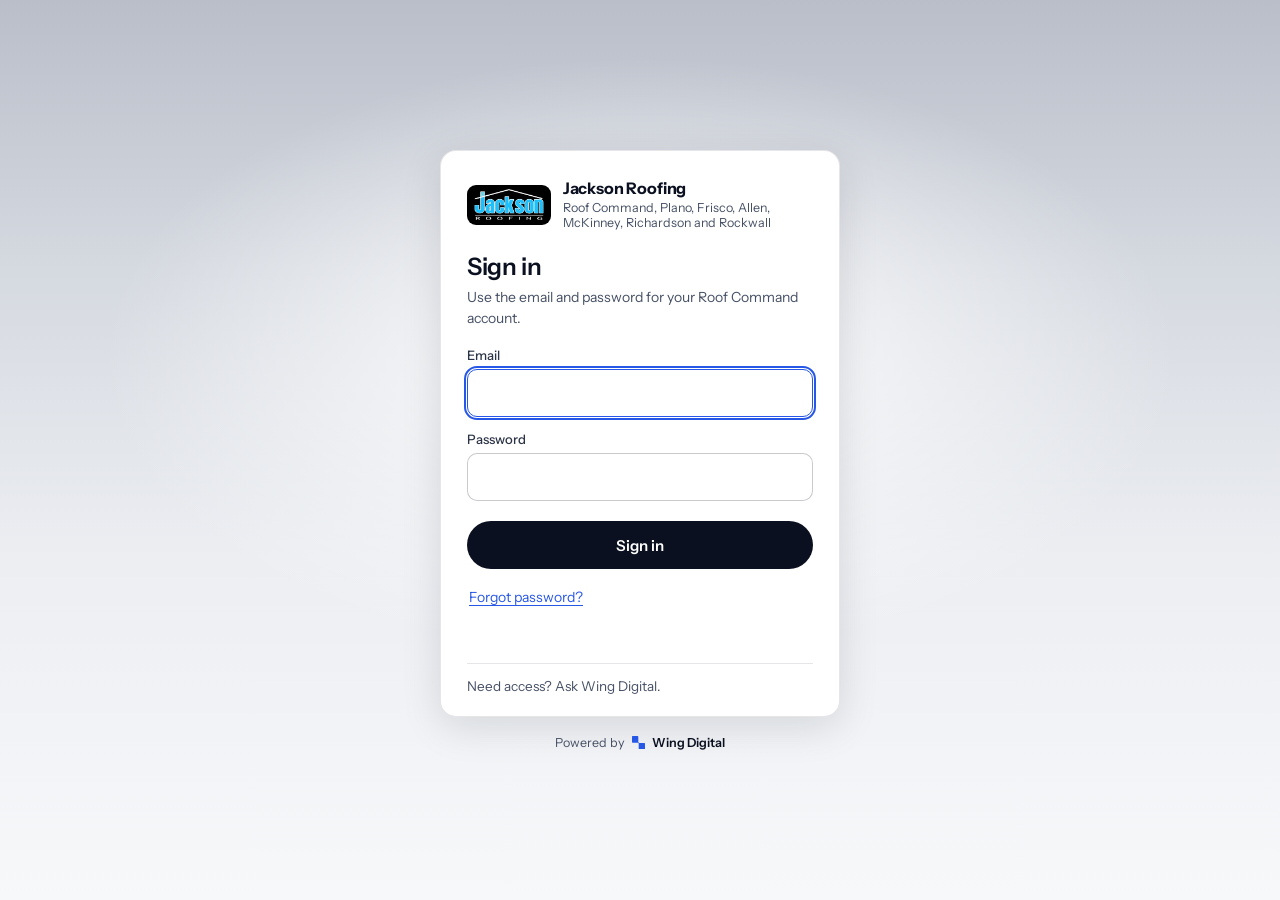
<file: index.html>
<!doctype html><meta charset="utf-8"><title>Roof Command</title><script>location.replace("product.html"+location.search+location.hash)</script><noscript><a href="product.html">Open Roof Command</a></noscript>
</file>
<file: lib/nimbus-shell.css>
/* Nimbus in the product shell. Light Wing theme over lib/wing-mascot.js (not edited).
   He floats bottom-right on every screen (64px desktop, 52px phone; the round hit button is the whole box, over the 44px
   minimum), 24px / 20px in (plus the safe area), always in the corner: he never dodges rows or buttons and never docks
   in the header (Jack, 10-10). He steps out only while a dialog or sheet is open. Updates hang to his left; the chat
   opens above him (phone: a bottom sheet). */
.nb-dock{position:fixed;left:auto;top:auto;z-index:50;width:64px;height:64px;line-height:0;border-radius:50%;
  opacity:0;transform:translateY(10px) scale(.92);transition:opacity .4s ease,transform .4s ease,top .35s ease,left .35s ease;pointer-events:none}
.nb-dock.in{opacity:1;transform:none;pointer-events:auto}
.nb-dock.in.tuck{opacity:0;transform:scale(.85);pointer-events:none}   /* a dialog or sheet is open: he steps out until it closes */
.nb-dock .wm-root{pointer-events:none}
.nb-dock .nb-hit{position:absolute;inset:0;border:0;padding:0;margin:0;background:transparent;border-radius:50%;cursor:pointer}
.nb-dock .nb-hit:focus-visible{outline:2px solid #1F47C9;outline-offset:3px}

/* the update bubble: one short line (two at most) from the app's own data; the text opens the screen it is about */
.nb-bubble{position:fixed;z-index:60;display:flex;align-items:flex-start;gap:2px;max-width:320px;padding:0;background:#fff;color:#0B1020;
  border:1px solid rgba(11,16,32,.12);border-radius:14px 14px 4px 14px;
  font:500 13.5px/1.4 'Instrument Sans',system-ui,sans-serif;box-shadow:0 10px 30px rgba(11,16,32,.14);
  opacity:0;transform:translateY(6px);transition:opacity .3s ease,transform .3s ease;pointer-events:none;visibility:hidden}
.nb-bubble.on{opacity:1;transform:none;pointer-events:auto;visibility:visible}
.nb-bubble.above{border-radius:14px 14px 4px 14px}
.nb-bubble .nb-txt{flex:1;min-width:0;font:inherit;color:inherit;text-align:left;background:none;border:0;padding:9px 0 9px 14px;cursor:default;
  display:-webkit-box;-webkit-line-clamp:2;-webkit-box-orient:vertical;overflow:hidden;border-radius:13px 0 0 13px}
.nb-bubble.link .nb-txt{cursor:pointer}
.nb-bubble.link:hover{border-color:#2757E6}
.nb-bubble .nb-txt small{display:inline;font-weight:600;font-size:13.5px;color:#2757E6;margin-right:6px}
.nb-bubble .nb-txt small::after{content:"\00b7";margin-left:6px;color:#465065;font-weight:400}
.nb-bubble.alert .nb-txt small{color:#B4541A}
.nb-bubble .nb-x{flex:none;width:32px;height:32px;margin:4px 4px 0 2px;border:0;background:none;color:#465065;font-size:18px;line-height:1;border-radius:8px;cursor:pointer}
.nb-bubble .nb-x:hover{background:#F4F6FA;color:#0B1020}
.nb-bubble .nb-txt:focus-visible,.nb-bubble .nb-x:focus-visible{outline:2px solid #1F47C9;outline-offset:-2px}

/* chat panel, re-lit for the light site; nimbus-shell.js anchors it above the orb */
.wmp{background:#fff !important;color:#0B1020 !important;border:1px solid rgba(11,16,32,.12) !important;
  box-shadow:0 18px 50px rgba(11,16,32,.18) !important;font-family:'Instrument Sans',system-ui,sans-serif !important;
  width:min(360px,calc(100vw - 32px)) !important;transform:translateY(8px);transform-origin:bottom right;
  display:flex !important;flex-direction:column;overflow:hidden;
  transition:opacity .3s ease,visibility .3s ease,transform .3s ease !important}
.wmp.open{transform:none}
.wmp-head{background:#F4F6FA !important;border-bottom:1px solid rgba(11,16,32,.08) !important}
.wmp-head .dot{display:none !important}
.wmp-head span{color:#465065 !important}
.wmp-snd{background:#fff !important;border:1px solid rgba(11,16,32,.14) !important;color:#465065 !important}
.wmp-snd:hover,.wmp-snd[aria-pressed="true"]{color:#0B1020 !important;border-color:#2757E6 !important}
.wmp-x{color:#465065 !important;font-size:20px !important;min-width:36px;min-height:36px}
.wmp-x:hover{color:#0B1020 !important}
.wmp-body{color:#0B1020 !important;font-size:15px;flex:1 1 auto;max-height:none !important;min-height:0;overflow-y:auto}
.wmp-body b{font-weight:600}
.wmp-body a{color:#2757E6 !important;font-weight:500;text-decoration:underline;text-underline-offset:2px;display:inline-block}
.wmp-q button{background:#F4F6FA !important;border:1px solid rgba(11,16,32,.1) !important;color:#0B1020 !important;min-height:38px;
  font-size:14px !important;transition:background .2s ease,border-color .2s ease !important;transform:none !important}
.wmp-q button:hover{background:#EAF0FF !important;border-color:#2757E6 !important}
.wmp-ask input{background:#fff !important;border:1px solid rgba(11,16,32,.18) !important;color:#0B1020 !important;font-size:14px !important;min-height:40px}
.wmp-ask input::placeholder{color:#465065 !important}
.wmp-ask input:focus{border-color:#2757E6 !important}
.wmp-ask button{background:#0B1020 !important;color:#fff !important;font-weight:500 !important;min-height:40px}
.wmp-q button:focus-visible,.wmp-x:focus-visible,.wmp-snd:focus-visible,.wmp-ask input:focus-visible,.wmp-ask button:focus-visible{outline:2px solid #1F47C9;outline-offset:2px}
.nb-foot{padding:0 14px 12px;font-size:12px;color:#465065}

/* the Ask panel (product shell): the full Ask Nimbus page by the orb; a bottom sheet on a phone. The orb never moves. */
.nb-ask{position:fixed;z-index:58;display:flex;flex-direction:column;background:#fff;color:#0B1020;border:1px solid rgba(11,16,32,.12);border-radius:20px;
  box-shadow:0 18px 50px rgba(11,16,32,.18);overflow:hidden;opacity:0;visibility:hidden;transform:translateY(8px);transform-origin:bottom right;
  transition:opacity .3s ease,visibility .3s ease,transform .3s ease}
.nb-ask.open{opacity:1;visibility:visible;transform:none}
.nb-ask-h{display:flex;align-items:center;gap:10px;padding:10px 10px 10px 16px;background:#F4F6FA;border-bottom:1px solid rgba(11,16,32,.08);font:500 13px/1.3 'Instrument Sans',system-ui,sans-serif}
.nb-ask-h b{font-weight:600;font-size:14px}
.nb-ask-h span{flex:1;min-width:0;color:#465065;overflow:hidden;text-overflow:ellipsis;white-space:nowrap}
.nb-ask-x{flex:none;width:36px;height:36px;border:0;background:none;color:#465065;font-size:22px;line-height:1;border-radius:10px;cursor:pointer}
.nb-ask-x:hover{background:#fff;color:#0B1020}
.nb-ask-x:focus-visible{outline:2px solid #1F47C9;outline-offset:-2px}
.nb-ask-f{flex:1 1 auto;width:100%;min-height:0;border:0;display:block;background:#ECEEF2}
.nb-ask.sheet{border-radius:20px 20px 0 0;border-bottom:0;transform:translateY(24px);padding-bottom:env(safe-area-inset-bottom,0px)}
.nb-ask.sheet.open{transform:none;box-shadow:0 0 0 100vmax rgba(11,16,32,.22),0 -12px 40px rgba(11,16,32,.18)}
.nb-ask.sheet .nb-ask-x{width:44px;height:44px}
@media (prefers-reduced-motion:reduce){.nb-ask{transition:none}}

/* phone: the chat is a bottom sheet over its own scrim */
body.nb-sheet .wmp{border-radius:20px 20px 0 0 !important;border-bottom:0 !important;transform:translateY(24px);padding-bottom:env(safe-area-inset-bottom,0px)}
body.nb-sheet .wmp.open{transform:none !important;box-shadow:0 0 0 100vmax rgba(11,16,32,.22),0 -12px 40px rgba(11,16,32,.18) !important}
body.nb-sheet .wmp-ask input{font-size:16px !important;min-height:44px}
body.nb-sheet .wmp-ask button,body.nb-sheet .wmp-q button{min-height:44px}
body.nb-sheet .nb-bubble .nb-x{width:40px;height:40px;margin:2px 2px 0 0}

@media (prefers-reduced-motion:reduce){
  .nb-dock,.nb-bubble,.wmp{transition:none !important;transform:none !important}
}
</file>
<file: lib/rc-physical.css>
/* Physical buttons and cards (kept trial, 10-11): a press sinks the element a touch, letting go springs it back.
   Subtle, transforms only, zero-specificity base rule (:where) so any element with its own transition keeps it and
   just snaps back; the :active rule is the only one that competes. html.rc-phys is set by lib/rc-features.js.
   Left out: the Nimbus dock and orb, map markers and controls, anything disabled. */
:where(html.rc-phys) :where(button, [role="button"], a.pill, .crow, .pc, .qrow, .card.tl, .sc) {
  transition: transform .38s cubic-bezier(.2, 1.6, .4, 1), background .2s ease, color .2s ease, border-color .2s ease, box-shadow .2s ease, opacity .2s ease;
}
:where(html.rc-phys) :where(button, [role="button"], a.pill):not([disabled]):not([aria-disabled="true"]):not(.nb-orb):not(.nb-hit):not(.maplibregl-ctrl *):not(.nb-dock *):not(.wmp *):not(.stop):not(.hqm):active {
  transform: scale(.96) translateY(1px);
  transition-duration: .08s;
}
:where(html.rc-phys) :where(.crow, .pc, .qrow, .card.tl, .sc):active {
  transform: scale(.985);
  transition-duration: .08s;
}
:where(html.rc-phys) .crow.sel { transform: none; }
@media (prefers-reduced-motion: reduce) {
  :where(html.rc-phys) :where(button, [role="button"], a.pill, .crow, .pc, .qrow, .card.tl, .sc) { transition-property: background, color, border-color, box-shadow, opacity; }
  :where(html.rc-phys) :where(button, [role="button"], a.pill, .crow, .pc, .qrow, .card.tl, .sc):active { transform: none; }
}
</file>
